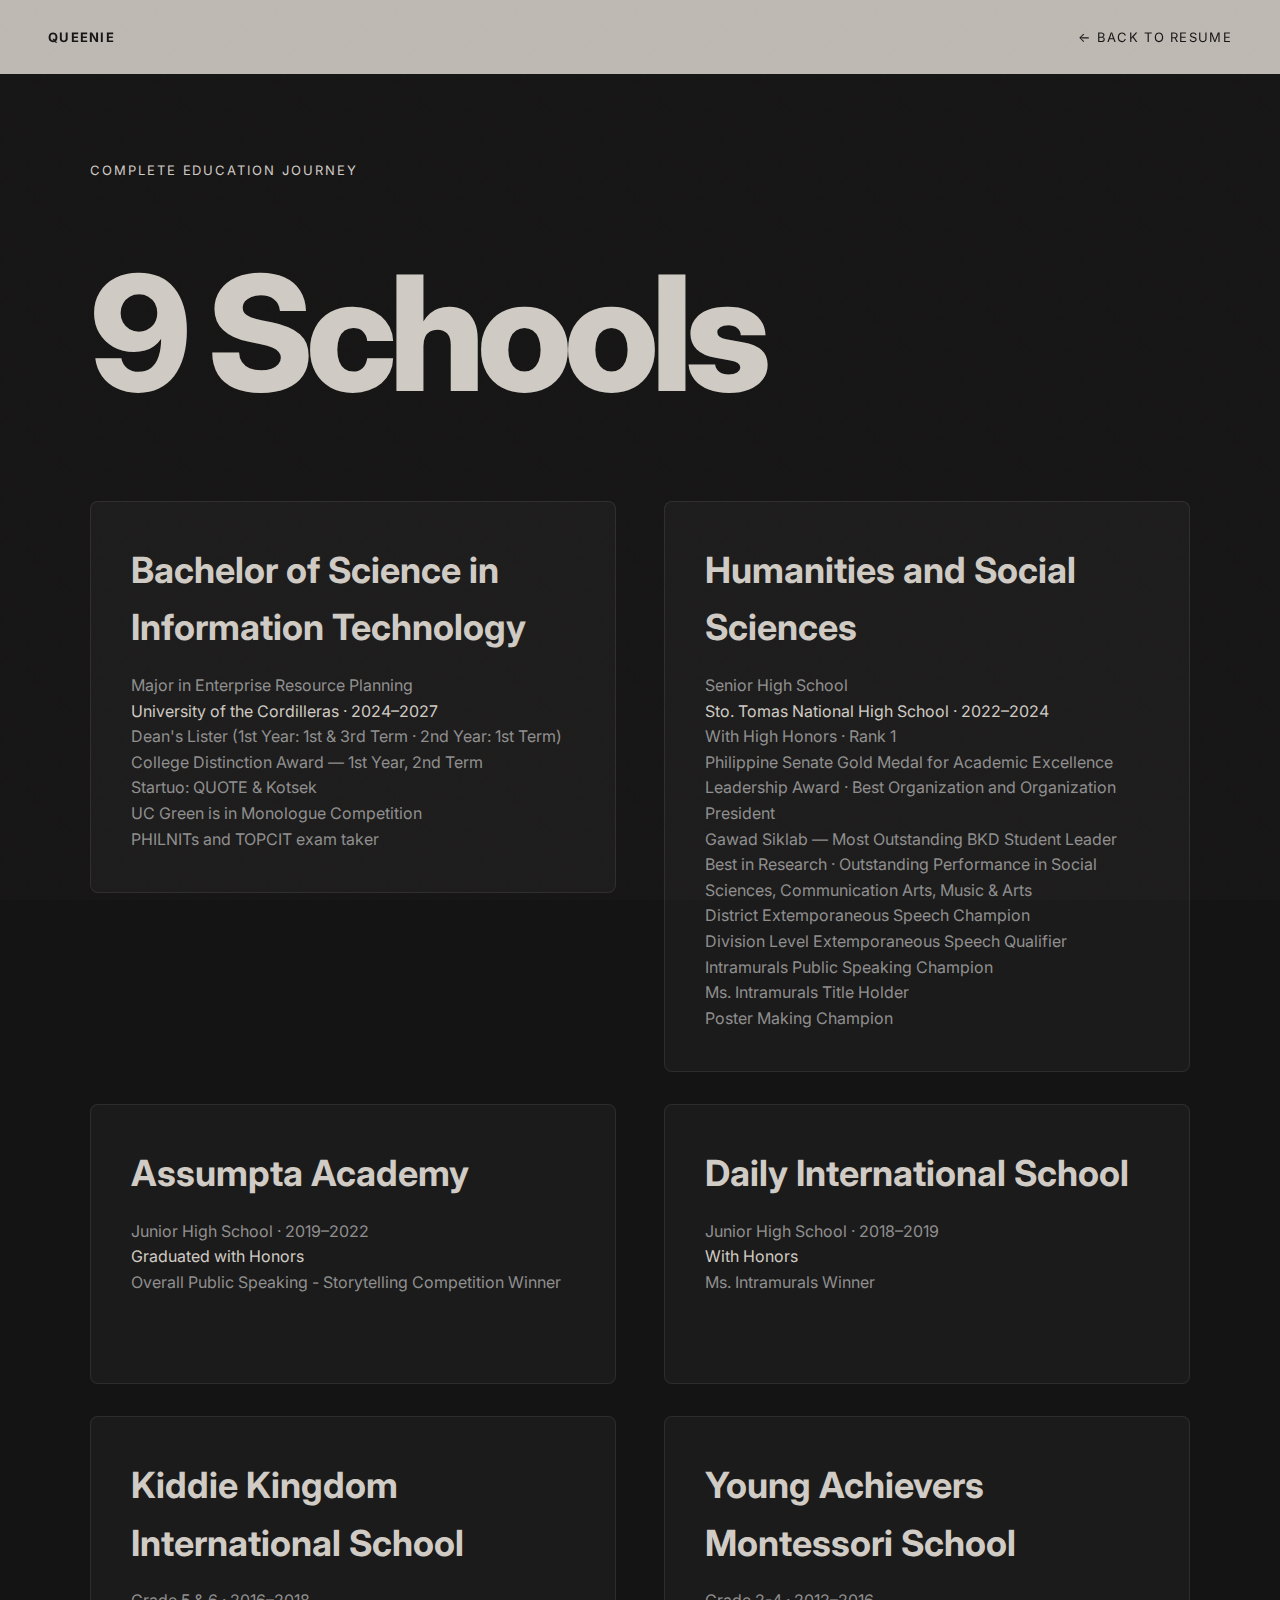
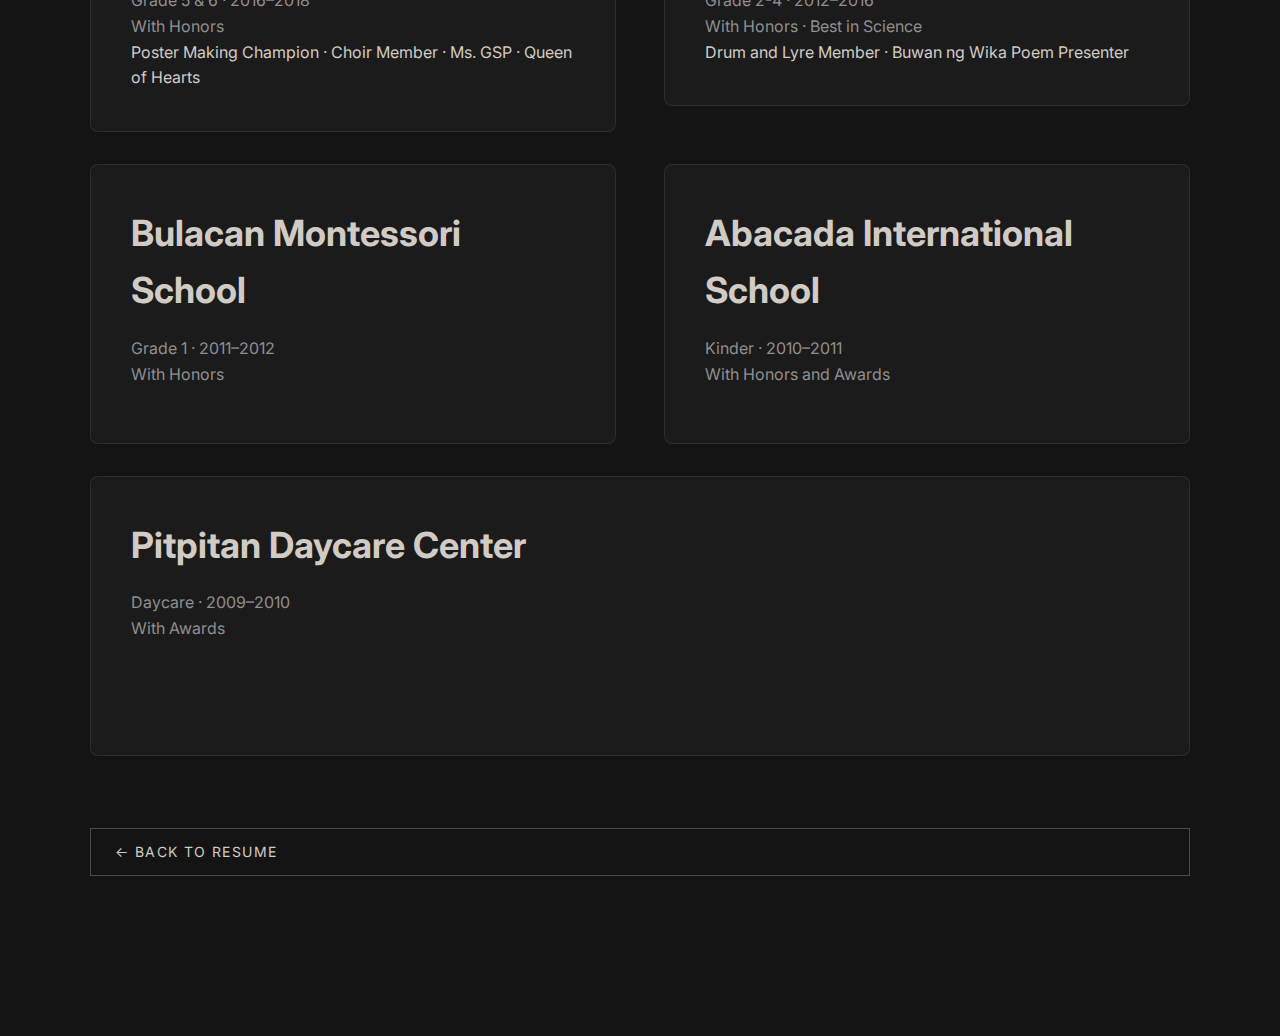
<file: RESUME/schools.html>
<!DOCTYPE html>
<html lang="en">
<head>
<meta charset="UTF-8" />
<meta name="viewport" content="width=device-width, initial-scale=1.0"/>
<title>Lady Queenie — All Schools</title>

<link href="https://fonts.googleapis.com/css2?family=Inter:wght@300;400;600;800&display=swap" rel="stylesheet">
<style>
:root{
--beige:#d0cbc4;
--black:#151414;
--gray:#8f8f8f;
--max:1100px;
}

*{margin:0;padding:0;box-sizing:border-box;}
html{scroll-behavior:smooth;}
body{
font-family:Inter, Helvetica, Arial, sans-serif;
background:var(--beige);
line-height:1.6;
overflow-x:hidden;
color:var(--black);
}

body::after{
content:"";
position:fixed;
inset:0;
background-image:url("data:image/svg+xml,%3Csvg xmlns='http://www.w3.org/2000/svg' width='120' height='120'%3E%3Cfilter id='n'%3E%3CfeTurbulence type='fractalNoise' baseFrequency='.9'/%3E%3C/filter%3E%3Crect width='100%25' height='100%25' filter='url(%23n)' opacity='.03'/%3E%3C/svg%3E");
pointer-events:none;
z-index:999;
}

nav{
position:fixed;
top:0;
width:100%;
padding:24px 48px;
display:flex;
justify-content:space-between;
align-items:center;
background:rgba(208,203,196,.9);
backdrop-filter:blur(6px);
z-index:10;
}

nav ul{list-style:none;display:flex;gap:24px;}
nav a{
position:relative;
text-decoration:none;
font-size:13px;
letter-spacing:.1em;
text-transform:uppercase;
color:var(--black);
padding-bottom:4px;
}
nav a::after{
content:"";
position:absolute;
left:0;bottom:0;height:1px;width:100%;
background:var(--black);
transform:scaleX(0);
transform-origin:left;
transition:transform .35s ease;
}
nav a:hover::after{transform:scaleX(1);}

section.black{
background:var(--black);
color:var(--beige);
min-height:100vh;
padding:160px 48px 120px;
display:flex;
align-items:center;
position:relative;
overflow:hidden;
}

.container{max-width:var(--max);margin:auto;width:100%;}

.label{
font-size:13px;
letter-spacing:.15em;
text-transform:uppercase;
margin-bottom:24px;
}

h1{font-size:clamp(80px,14vw,160px);font-weight:800;letter-spacing:-.05em;}
h2{font-size:36px;margin-bottom:24px;}

#schools .education-grid {
display: flex;
flex-direction: column;
gap: 32px;
padding: 40px 0;
}
#schools .edu-row {
display: grid;
grid-template-columns: repeat(auto-fit, minmax(300px, 1fr));
gap: 48px;
align-items: start;
}
#schools .edu-card {
padding: 40px;
background: rgba(255,255,255,0.03);
border: 1px solid rgba(208,203,196,0.1);
border-radius: 8px;
min-height: 280px;
transition: all 0.4s ease;
position: relative;
overflow: hidden;
}
#schools .edu-card::before {
content: '';
position: absolute;
left: 0;
top: 0;
height: 4px;
width: 100%;
background: var(--beige);
transform: scaleX(0);
transition: transform 0.4s ease;
}
#schools .edu-card:hover {
transform: translateY(-8px);
border-color: var(--beige);
box-shadow: 0 20px 40px rgba(0,0,0,0.3);
}
#schools .edu-card:hover::before {
transform: scaleX(1);
}
#schools .edu-card h2 {
margin-bottom: 16px;
color: var(--beige);
}
.muted{color:var(--gray);}

.back-link {
display: inline-block;
margin-top: 40px;
color: var(--beige);
text-decoration: none;
font-size: 14px;
text-transform: uppercase;
letter-spacing: 0.1em;
padding: 12px 24px;
border: 1px solid rgba(208,203,196,0.3);
transition: 0.3s;
}
.back-link:hover {
background: var(--beige);
color: var(--black);
}

@media(max-width:768px){
#schools .edu-row { grid-template-columns: 1fr; }
}
</style>
</head>

<body>

<nav>
<ul>
<li><a href="#home"><strong>QUEENIE</strong></a></li>
</ul>
<ul>
<li><a href="index.html#education">← Back to Resume</a></li>
</ul>
</nav>

<section id="schools" class="black">
<div class="container">
<div class="label">COMPLETE EDUCATION JOURNEY</div>
<h1>9 Schools</h1>

<div class="education-grid">
<div class="edu-row">
<div class="edu-card">
<h2>Bachelor of Science in Information Technology</h2>
<p class="muted">Major in Enterprise Resource Planning</p>
<p>University of the Cordilleras · 2024–2027</p>
<p class="muted">Dean's Lister (1st Year: 1st & 3rd Term · 2nd Year: 1st Term)</p>
<p class="muted">College Distinction Award — 1st Year, 2nd Term</p>
<p class="muted">Startuo: QUOTE & Kotsek</p>
<p class="muted">UC Green is in Monologue Competition</p>
<p class="muted">PHILNITs and TOPCIT exam taker</p>
</div>

<div class="edu-card">
<h2>Humanities and Social Sciences</h2>
<p class="muted">Senior High School</p>
<p>Sto. Tomas National High School · 2022–2024</p>
<p class="muted">With High Honors · Rank 1</p>
<p class="muted">Philippine Senate Gold Medal for Academic Excellence</p>
<p class="muted">Leadership Award · Best Organization and Organization President</p>
<p class="muted">Gawad Siklab — Most Outstanding BKD Student Leader</p>
<p class="muted">Best in Research · Outstanding Performance in Social Sciences, Communication Arts, Music & Arts</p>
<p class="muted">District Extemporaneous Speech Champion</p>
<p class="muted">Division Level Extemporaneous Speech Qualifier</p>
<p class="muted">Intramurals Public Speaking Champion</p>
<p class="muted">Ms. Intramurals Title Holder</p>
<p class="muted">Poster Making Champion</p>
</div>
</div>

<div class="edu-row">
<div class="edu-card">
<h2>Assumpta Academy</h2>
<p class="muted">Junior High School · 2019–2022</p>
<p>Graduated with Honors</p>
<p class="muted">Overall Public Speaking - Storytelling Competition Winner</p>
</div>

<div class="edu-card">
<h2>Daily International School</h2>
<p class="muted">Junior High School · 2018–2019</p>
<p>With Honors</p>
<p class="muted">Ms. Intramurals Winner</p>
</div>
</div>

<div class="edu-row">
<div class="edu-card">
<h2>Kiddie Kingdom International School</h2>
<p class="muted">Grade 5 & 6 · 2016–2018</p>
<p class="muted">With Honors</p>
<p>Poster Making Champion · Choir Member · Ms. GSP · Queen of Hearts</p>
</div>

<div class="edu-card">
<h2>Young Achievers Montessori School</h2>
<p class="muted">Grade 2-4 · 2012–2016</p>
<p class="muted">With Honors · Best in Science</p>
<p>Drum and Lyre Member · Buwan ng Wika Poem Presenter</p>
</div>
</div>

<div class="edu-row">
<div class="edu-card">
<h2>Bulacan Montessori School</h2>
<p class="muted">Grade 1 · 2011–2012</p>
<p class="muted">With Honors</p>
</div>

<div class="edu-card">
<h2>Abacada International School</h2>
<p class="muted">Kinder · 2010–2011</p>
<p class="muted">With Honors and Awards</p>
</div>
</div>

<div class="edu-row">
<div class="edu-card">
<h2>Pitpitan Daycare Center</h2>
<p class="muted">Daycare · 2009–2010</p>
<p class="muted">With Awards</p>
</div>
</div>

<a href="index.html#education" class="back-link">← Back to Resume</a>
</div>
</section>

</body>
</html>
</file>
